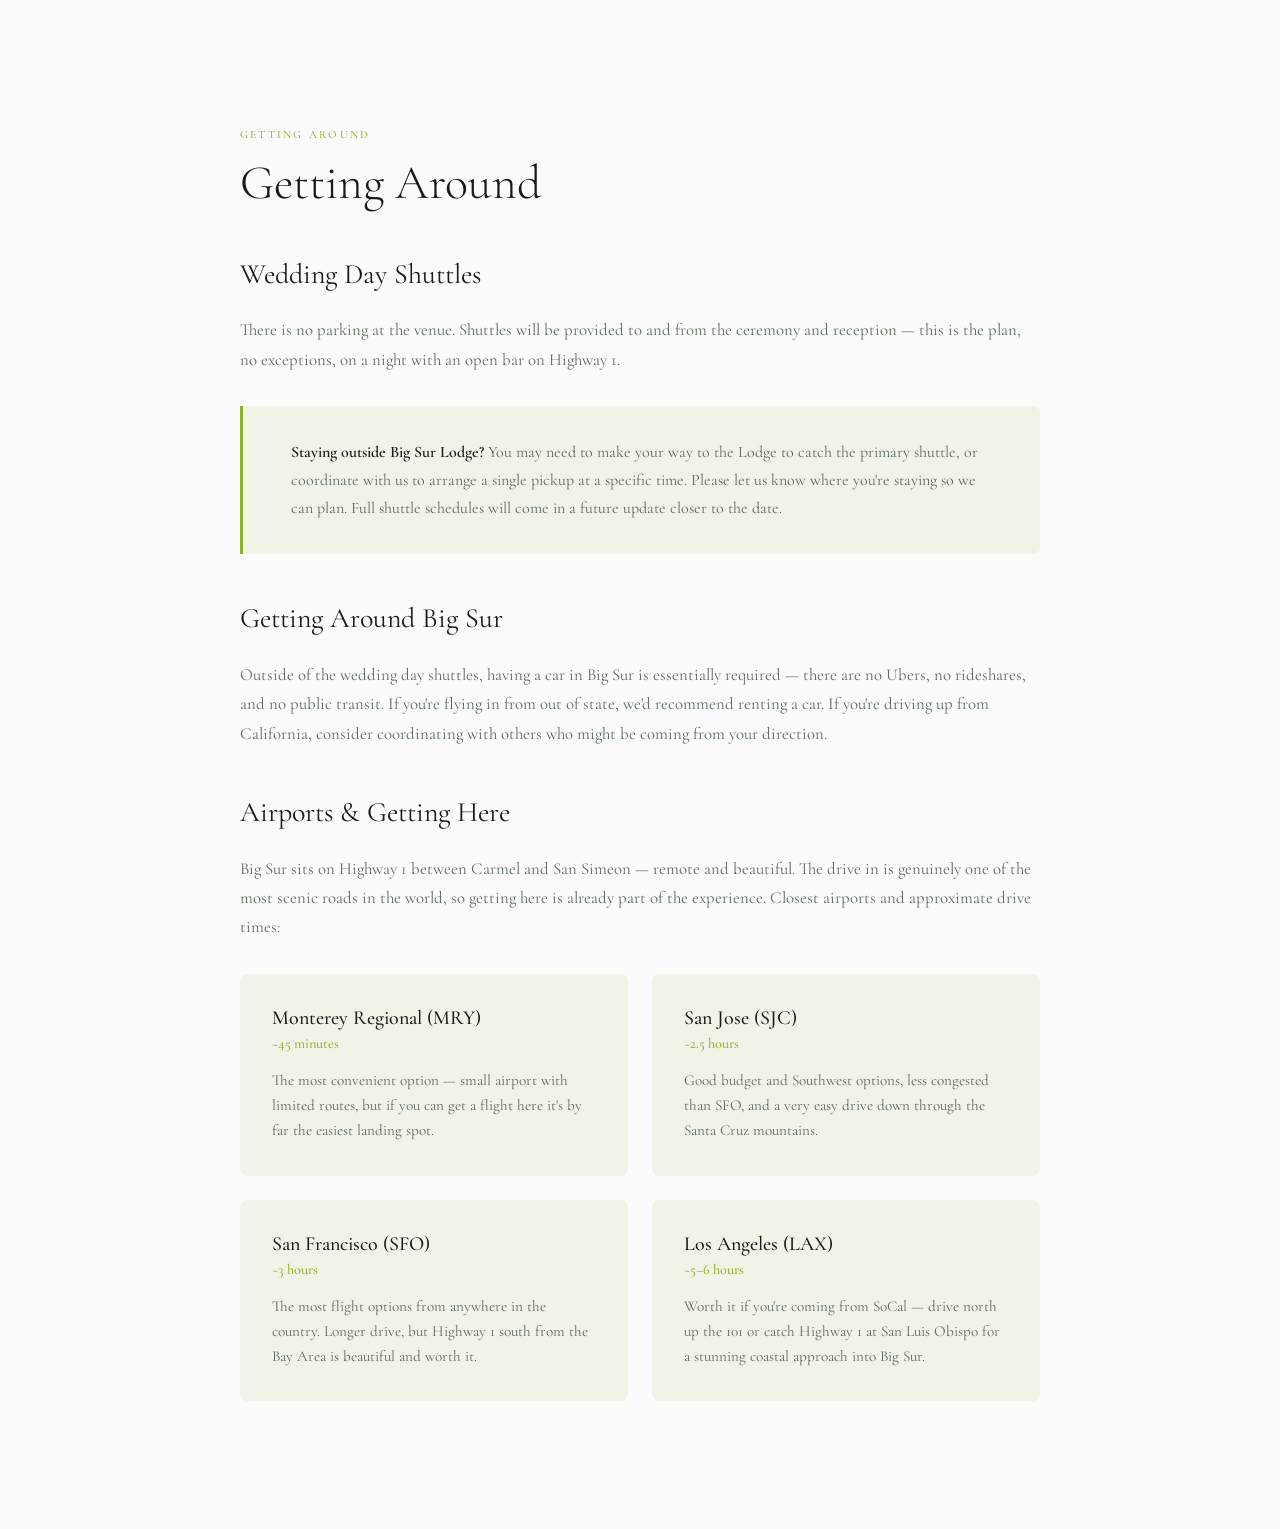
<file: sections/getting-around.html>
<!DOCTYPE html>
<html lang="en">
<head>
  <meta charset="UTF-8">
  <meta name="viewport" content="width=device-width, initial-scale=1.0">
  <title>Getting Around — Spencer & Jenna 2027</title>

  <link rel="preconnect" href="https://fonts.googleapis.com">
  <link rel="preconnect" href="https://fonts.gstatic.com" crossorigin>
  <link rel="stylesheet" href="../styles.css">

  <style>
    /* ── Getting Around (section-specific) ── */
    .section--getting-around {
      background: var(--cream);
      padding: var(--space-3xl) var(--space-md);
    }

    .getting-around__inner {
      max-width: 760px;
      margin: 0 auto;
    }

    .getting-around__eyebrow {
      font-size: 0.7rem;
      font-weight: 500;
      letter-spacing: 0.2em;
      text-transform: uppercase;
      color: var(--lime);
      margin-bottom: var(--space-sm);
    }

    .getting-around__title {
      font-size: clamp(2.25rem, 5vw, 3rem);
      font-weight: 300;
      color: var(--text);
      line-height: 1.1;
      margin-bottom: var(--space-xl);
    }

    .subsection-title {
      font-size: clamp(1.4rem, 3vw, 1.75rem);
      font-weight: 400;
      color: var(--text);
      line-height: 1.2;
      margin-bottom: var(--space-md);
    }

    .getting-around__text {
      font-size: 1.05rem;
      line-height: 1.75;
      color: var(--text-muted);
      font-weight: 400;
      margin-bottom: var(--space-lg);
    }

    .getting-around__text:last-child {
      margin-bottom: 0;
    }

    .getting-around__subsection {
      margin-bottom: var(--space-xl);
    }

    .getting-around__subsection:last-child {
      margin-bottom: 0;
    }

    .callout-box {
      background: var(--lime-pale);
      border-left: 3px solid var(--lime);
      padding: var(--space-lg);
      border-radius: 0 6px 6px 0;
      margin-top: var(--space-lg);
    }

    .callout-box__text {
      font-size: 1rem;
      line-height: 1.75;
      color: var(--text-muted);
      font-weight: 400;
    }

    .callout-box__text strong {
      color: var(--text);
      font-weight: 600;
    }

    .airport-cards {
      display: flex;
      flex-direction: column;
      gap: var(--space-md);
      margin-top: var(--space-lg);
    }

    .airport-card {
      background: var(--lime-pale);
      border-radius: 8px;
      padding: var(--space-lg);
    }

    .airport-card__name {
      font-size: 1.25rem;
      font-weight: 500;
      color: var(--text);
      line-height: 1.2;
      margin-bottom: 0.35rem;
    }

    .airport-card__drive {
      font-size: 0.9rem;
      font-weight: 500;
      color: var(--lime);
      margin-bottom: var(--space-sm);
    }

    .airport-card__desc {
      font-size: 0.95rem;
      line-height: 1.65;
      color: var(--text-muted);
      font-weight: 400;
    }

    @media (min-width: 768px) {
      .section--getting-around { padding: var(--space-3xl) var(--space-xl); }
      .callout-box { padding: var(--space-lg) var(--space-xl); }
      .airport-cards {
        display: grid;
        grid-template-columns: 1fr 1fr;
        gap: var(--space-md);
      }
    }

    @media (min-width: 1024px) {
      .section--getting-around { padding: 8rem var(--space-xl); }
      .getting-around__inner { max-width: 800px; }
    }
  </style>
</head>
<body>

  <section id="shuttles" class="section--getting-around">
    <div class="getting-around__inner">

      <p class="getting-around__eyebrow">Getting Around</p>
      <h2 class="getting-around__title">Getting Around</h2>

      <div class="getting-around__subsection">
        <h3 class="subsection-title">Wedding Day Shuttles</h3>
        <p class="getting-around__text">
          There is no parking at the venue. Shuttles will be provided to and from the ceremony and reception — this is the plan, no exceptions, on a night with an open bar on Highway&nbsp;1.
        </p>
        <div class="callout-box">
          <p class="callout-box__text">
            <strong>Staying outside Big Sur Lodge?</strong> You may need to make your way to the Lodge to catch the primary shuttle, or coordinate with us to arrange a single pickup at a specific time. Please let us know where you're staying so we can plan. Full shuttle schedules will come in a future update closer to the date.
          </p>
        </div>
      </div>

      <div class="getting-around__subsection">
        <h3 class="subsection-title">Getting Around Big Sur</h3>
        <p class="getting-around__text">
          Outside of the wedding day shuttles, having a car in Big Sur is essentially required — there are no Ubers, no rideshares, and no public transit. If you're flying in from out of state, we'd recommend renting a car. If you're driving up from California, consider coordinating with others who might be coming from your direction.
        </p>
      </div>

      <div class="getting-around__subsection">
        <h3 class="subsection-title">Airports &amp; Getting Here</h3>
        <p class="getting-around__text">
          Big Sur sits on Highway&nbsp;1 between Carmel and San Simeon — remote and beautiful. The drive in is genuinely one of the most scenic roads in the world, so getting here is already part of the experience. Closest airports and approximate drive times:
        </p>

        <div class="airport-cards">
          <div class="airport-card">
            <h4 class="airport-card__name">Monterey Regional (MRY)</h4>
            <p class="airport-card__drive">~45 minutes</p>
            <p class="airport-card__desc">The most convenient option — small airport with limited routes, but if you can get a flight here it's by far the easiest landing spot.</p>
          </div>
          <div class="airport-card">
            <h4 class="airport-card__name">San Jose (SJC)</h4>
            <p class="airport-card__drive">~2.5 hours</p>
            <p class="airport-card__desc">Good budget and Southwest options, less congested than SFO, and a very easy drive down through the Santa Cruz mountains.</p>
          </div>
          <div class="airport-card">
            <h4 class="airport-card__name">San Francisco (SFO)</h4>
            <p class="airport-card__drive">~3 hours</p>
            <p class="airport-card__desc">The most flight options from anywhere in the country. Longer drive, but Highway&nbsp;1 south from the Bay Area is beautiful and worth it.</p>
          </div>
          <div class="airport-card">
            <h4 class="airport-card__name">Los Angeles (LAX)</h4>
            <p class="airport-card__drive">~5–6 hours</p>
            <p class="airport-card__desc">Worth it if you're coming from SoCal — drive north up the 101 or catch Highway&nbsp;1 at San Luis Obispo for a stunning coastal approach into Big Sur.</p>
          </div>
        </div>
      </div>

    </div>
  </section>

</body>
</html>
</file>
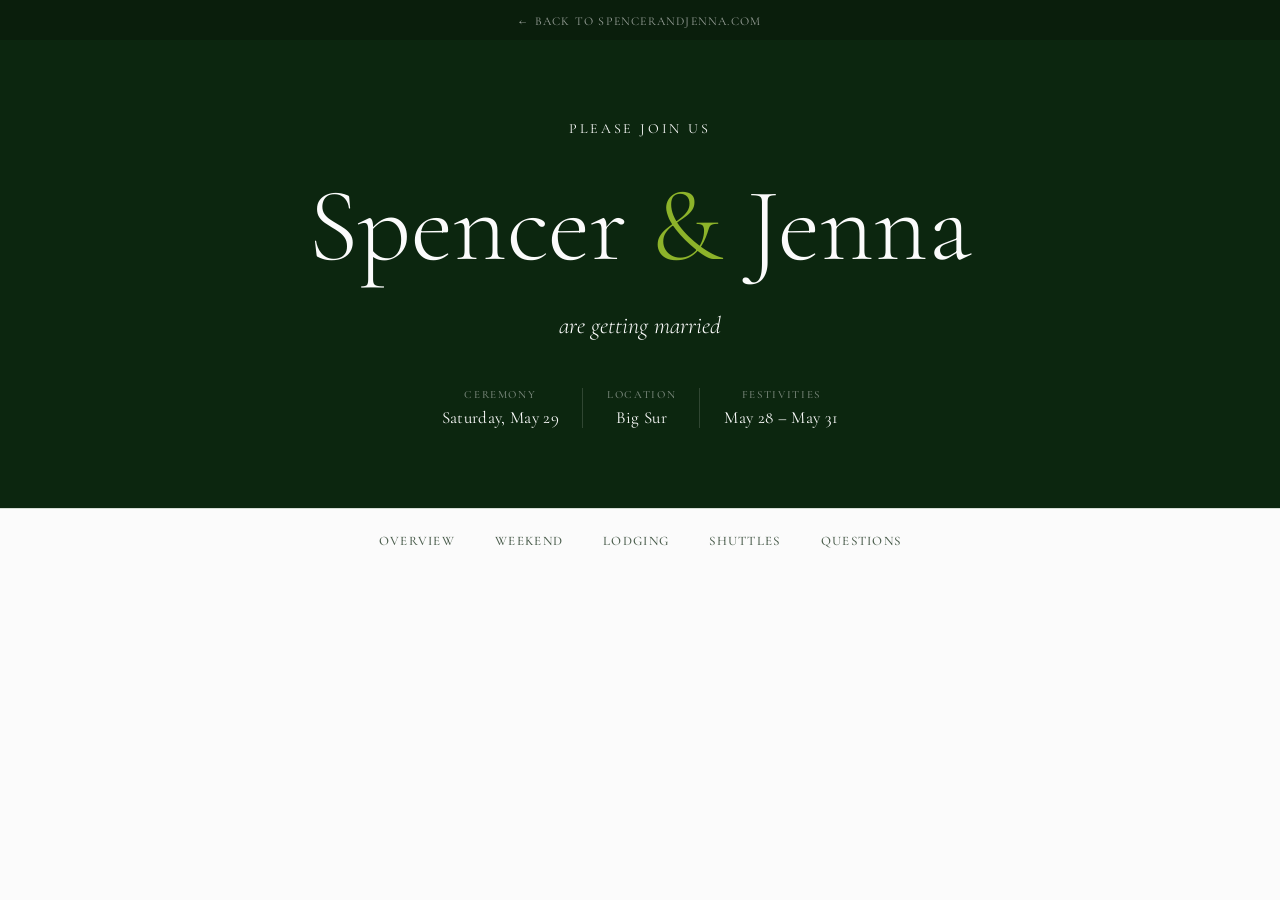
<file: sections/hero.html>
<!DOCTYPE html>
<html lang="en">
<head>
  <meta charset="UTF-8">
  <meta name="viewport" content="width=device-width, initial-scale=1.0">
  <title>Hero — Spencer & Jenna 2027</title>

  <link rel="preconnect" href="https://fonts.googleapis.com">
  <link rel="preconnect" href="https://fonts.gstatic.com" crossorigin>
  <link rel="stylesheet" href="../styles.css">

  <style>
    /* ── Hero (section-specific) ── */
    .hero {
      background: var(--green-dark);
      color: var(--cream);
    }

    .hero-content {
      display: flex;
      flex-direction: column;
      align-items: center;
      text-align: center;
      padding: 5rem 1.5rem;
    }

    .hero-eyebrow {
      font-size: 0.875rem;
      font-weight: 400;
      letter-spacing: 0.2em;
      text-transform: uppercase;
      margin-bottom: 2rem;
      opacity: 0;
      animation: fadeInUp 1s ease-out 0.5s forwards;
    }

    .hero-names {
      font-size: clamp(3rem, 10vw, 6.5rem);
      font-weight: 300;
      line-height: 1.1;
      margin-bottom: 1.75rem;
      opacity: 0;
      animation: fadeInUp 1s ease-out 0.7s forwards;
    }

    .hero-names .ampersand {
      color: var(--lime);
    }

    .hero-tagline {
      font-size: clamp(1.125rem, 3vw, 1.5rem);
      font-weight: 300;
      font-style: italic;
      opacity: 0;
      margin-bottom: 3rem;
      animation: fadeInUp 1s ease-out 0.9s forwards;
    }

    .hero-details {
      display: grid;
      grid-template-columns: repeat(3, auto);
      gap: 1rem 3rem;
      opacity: 0;
      animation: fadeInUp 1s ease-out 1.1s forwards;
    }

    .detail {
      text-align: center;
      position: relative;
    }

    .detail-label {
      font-size: 0.6875rem;
      font-weight: 500;
      letter-spacing: 0.15em;
      text-transform: uppercase;
      opacity: 0.45;
      margin-bottom: 0.375rem;
    }

    .detail-value {
      font-size: 1.0625rem;
      font-weight: 400;
      letter-spacing: 0.02em;
    }

    .detail:not(:last-child)::after {
      content: '';
      position: absolute;
      right: -1.5rem;
      top: 50%;
      transform: translateY(-50%);
      width: 1px;
      height: 2.5rem;
      background: var(--cream);
      opacity: 0.15;
    }

    @media (max-width: 640px) {
      .hero-content {
        padding: 4rem 1.5rem;
      }

      .hero-details {
        grid-template-columns: 1fr;
        gap: 1.5rem;
      }

      .detail:not(:last-child)::after {
        display: none;
      }

      .detail:not(:last-child) {
        padding-bottom: 1.5rem;
        border-bottom: 1px solid rgba(251, 251, 251, 0.1);
      }
    }
  </style>
</head>
<body>

  <section class="hero">
    <div class="back-banner">
      <a href="https://spencerandjenna.com">back to spencerandjenna.com</a>
    </div>

    <div class="hero-content">
      <p class="hero-eyebrow">Please Join Us</p>

      <h1 class="hero-names">Spencer <span class="ampersand">&amp;</span> Jenna</h1>
      <p class="hero-tagline">are getting married</p>

      <div class="hero-details">
        <div class="detail">
          <p class="detail-label">Ceremony</p>
          <p class="detail-value">Saturday, May 29</p>
        </div>
        <div class="detail">
          <p class="detail-label">Location</p>
          <p class="detail-value">Big Sur</p>
        </div>
        <div class="detail">
          <p class="detail-label">Festivities</p>
          <p class="detail-value">May 28 – May 31</p>
        </div>
      </div>
    </div>
  </section>

  <div class="nav-section">
    <nav class="nav">
      <a href="#overview">Overview</a>
      <a href="#weekend">Weekend</a>
      <a href="#lodging">Lodging</a>
      <a href="#shuttles">Shuttles</a>
      <a href="#questions">Questions</a>
    </nav>
  </div>

</body>
</html>
</file>
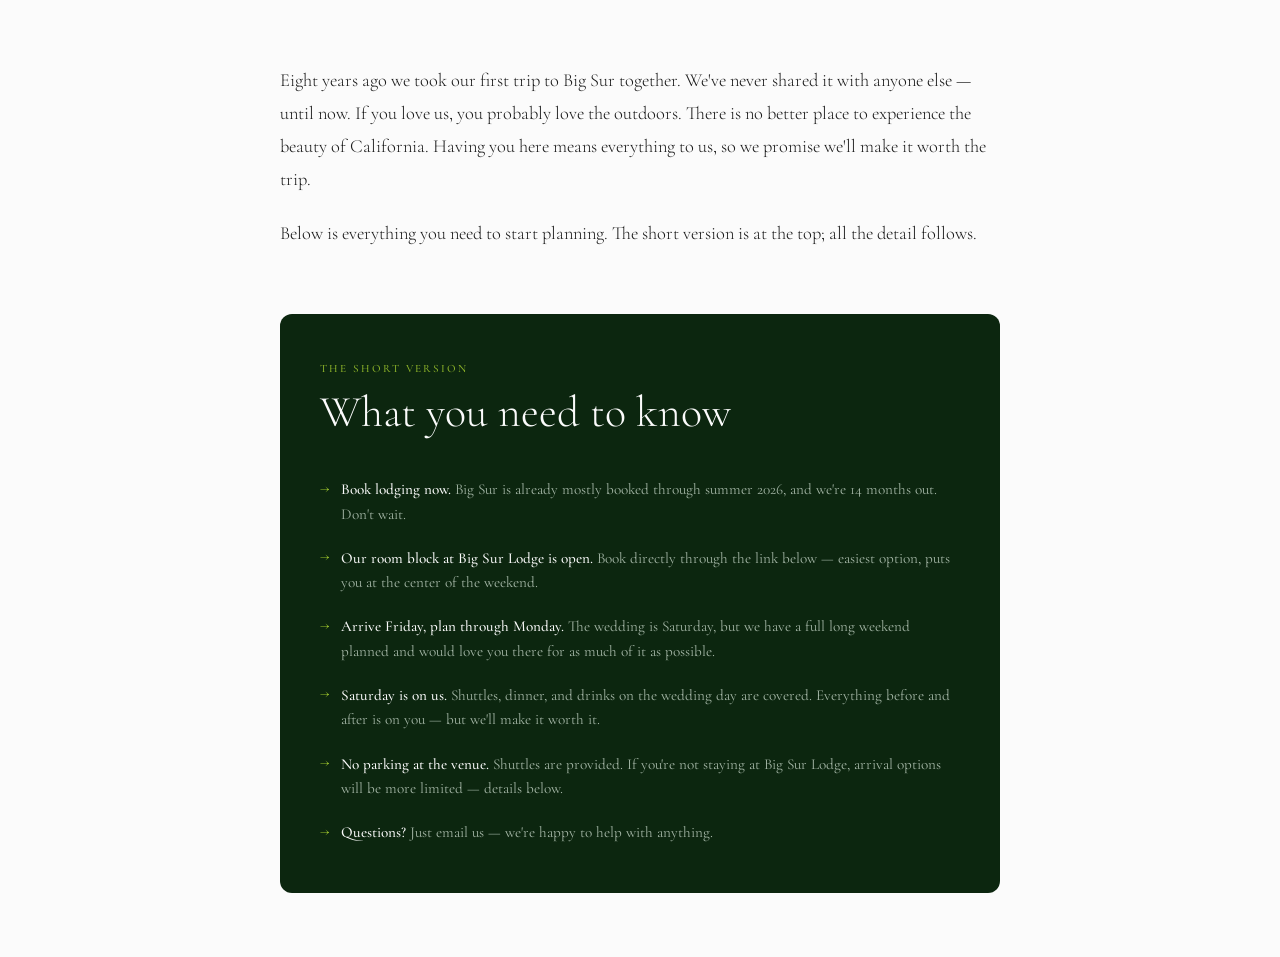
<file: sections/intro.html>
<!DOCTYPE html>
<html lang="en">
<head>
  <meta charset="UTF-8">
  <meta name="viewport" content="width=device-width, initial-scale=1.0">
  <title>Intro — Spencer & Jenna 2027</title>

  <link rel="preconnect" href="https://fonts.googleapis.com">
  <link rel="preconnect" href="https://fonts.gstatic.com" crossorigin>
  <link rel="stylesheet" href="../styles.css">

  <style>
    /* ── Intro (section-specific) ── */
    .intro-section {
      background: var(--cream);
      padding: 4rem 1.5rem;
    }

    .intro-inner {
      max-width: 720px;
      margin: 0 auto;
    }

    .intro-text {
      color: var(--text);
      font-size: 1.15rem;
      line-height: 1.8;
      font-weight: 300;
      margin-bottom: 1.25rem;
    }

    .intro-text:last-of-type {
      margin-bottom: 0;
    }

    /* ── What You Need to Know (section-specific) ── */
    .what-to-know-section {
      background: var(--cream);
      padding: 0 1.5rem 4rem;
    }

    .dark-box {
      background: var(--green-dark);
      border-radius: 12px;
      padding: 3rem 2.5rem;
      max-width: 720px;
      margin: 0 auto;
    }

    .box-eyebrow {
      color: var(--lime);
      font-size: 0.7rem;
      letter-spacing: 0.18em;
      text-transform: uppercase;
      font-weight: 500;
      margin-bottom: 0.75rem;
    }

    .box-title {
      color: var(--cream);
      font-size: clamp(2rem, 5vw, 2.75rem);
      font-weight: 300;
      line-height: 1.15;
      margin-bottom: 2.5rem;
    }

    .bullet-list {
      list-style: none;
      display: flex;
      flex-direction: column;
      gap: 1.25rem;
    }

    .bullet-item {
      display: flex;
      gap: 0.75rem;
      align-items: flex-start;
    }

    .bullet-arrow {
      color: var(--lime);
      font-size: 0.9rem;
      margin-top: 0.15rem;
      flex-shrink: 0;
    }

    .bullet-content {
      color: var(--text-muted-light);
      font-size: 0.95rem;
      line-height: 1.6;
      font-weight: 400;
    }

    .bullet-content strong {
      color: var(--cream);
      font-weight: 500;
    }

    @media (max-width: 600px) {
      .intro-section { padding: 3rem 1.25rem; }
      .what-to-know-section { padding: 0 1.25rem 3rem; }
      .dark-box { padding: 2rem 1.5rem; }
      .intro-text { font-size: 1.05rem; }
    }
  </style>
</head>
<body>

  <section class="intro-section">
    <div class="intro-inner">
      <p class="intro-text">
        Eight years ago we took our first trip to Big Sur together. We've never shared it with anyone else — until now. If you love us, you probably love the outdoors. There is no better place to experience the beauty of California. Having you here means everything to us, so we promise we'll make it worth the trip.
      </p>
      <p class="intro-text">
        Below is everything you need to start planning. The short version is at the top; all the detail follows.
      </p>
    </div>
  </section>

  <section class="what-to-know-section">
    <div class="dark-box">
      <p class="box-eyebrow">The short version</p>
      <h2 class="box-title">What you need to know</h2>

      <ul class="bullet-list">
        <li class="bullet-item">
          <span class="bullet-arrow">→</span>
          <p class="bullet-content"><strong>Book lodging now.</strong> Big Sur is already mostly booked through summer 2026, and we're 14 months out. Don't wait.</p>
        </li>
        <li class="bullet-item">
          <span class="bullet-arrow">→</span>
          <p class="bullet-content"><strong>Our room block at Big Sur Lodge is open.</strong> Book directly through the link below — easiest option, puts you at the center of the weekend.</p>
        </li>
        <li class="bullet-item">
          <span class="bullet-arrow">→</span>
          <p class="bullet-content"><strong>Arrive Friday, plan through Monday.</strong> The wedding is Saturday, but we have a full long weekend planned and would love you there for as much of it as possible.</p>
        </li>
        <li class="bullet-item">
          <span class="bullet-arrow">→</span>
          <p class="bullet-content"><strong>Saturday is on us.</strong> Shuttles, dinner, and drinks on the wedding day are covered. Everything before and after is on you — but we'll make it worth it.</p>
        </li>
        <li class="bullet-item">
          <span class="bullet-arrow">→</span>
          <p class="bullet-content"><strong>No parking at the venue.</strong> Shuttles are provided. If you're not staying at Big Sur Lodge, arrival options will be more limited — details below.</p>
        </li>
        <li class="bullet-item">
          <span class="bullet-arrow">→</span>
          <p class="bullet-content"><strong>Questions?</strong> Just email us — we're happy to help with anything.</p>
        </li>
      </ul>
    </div>
  </section>

</body>
</html>
</file>
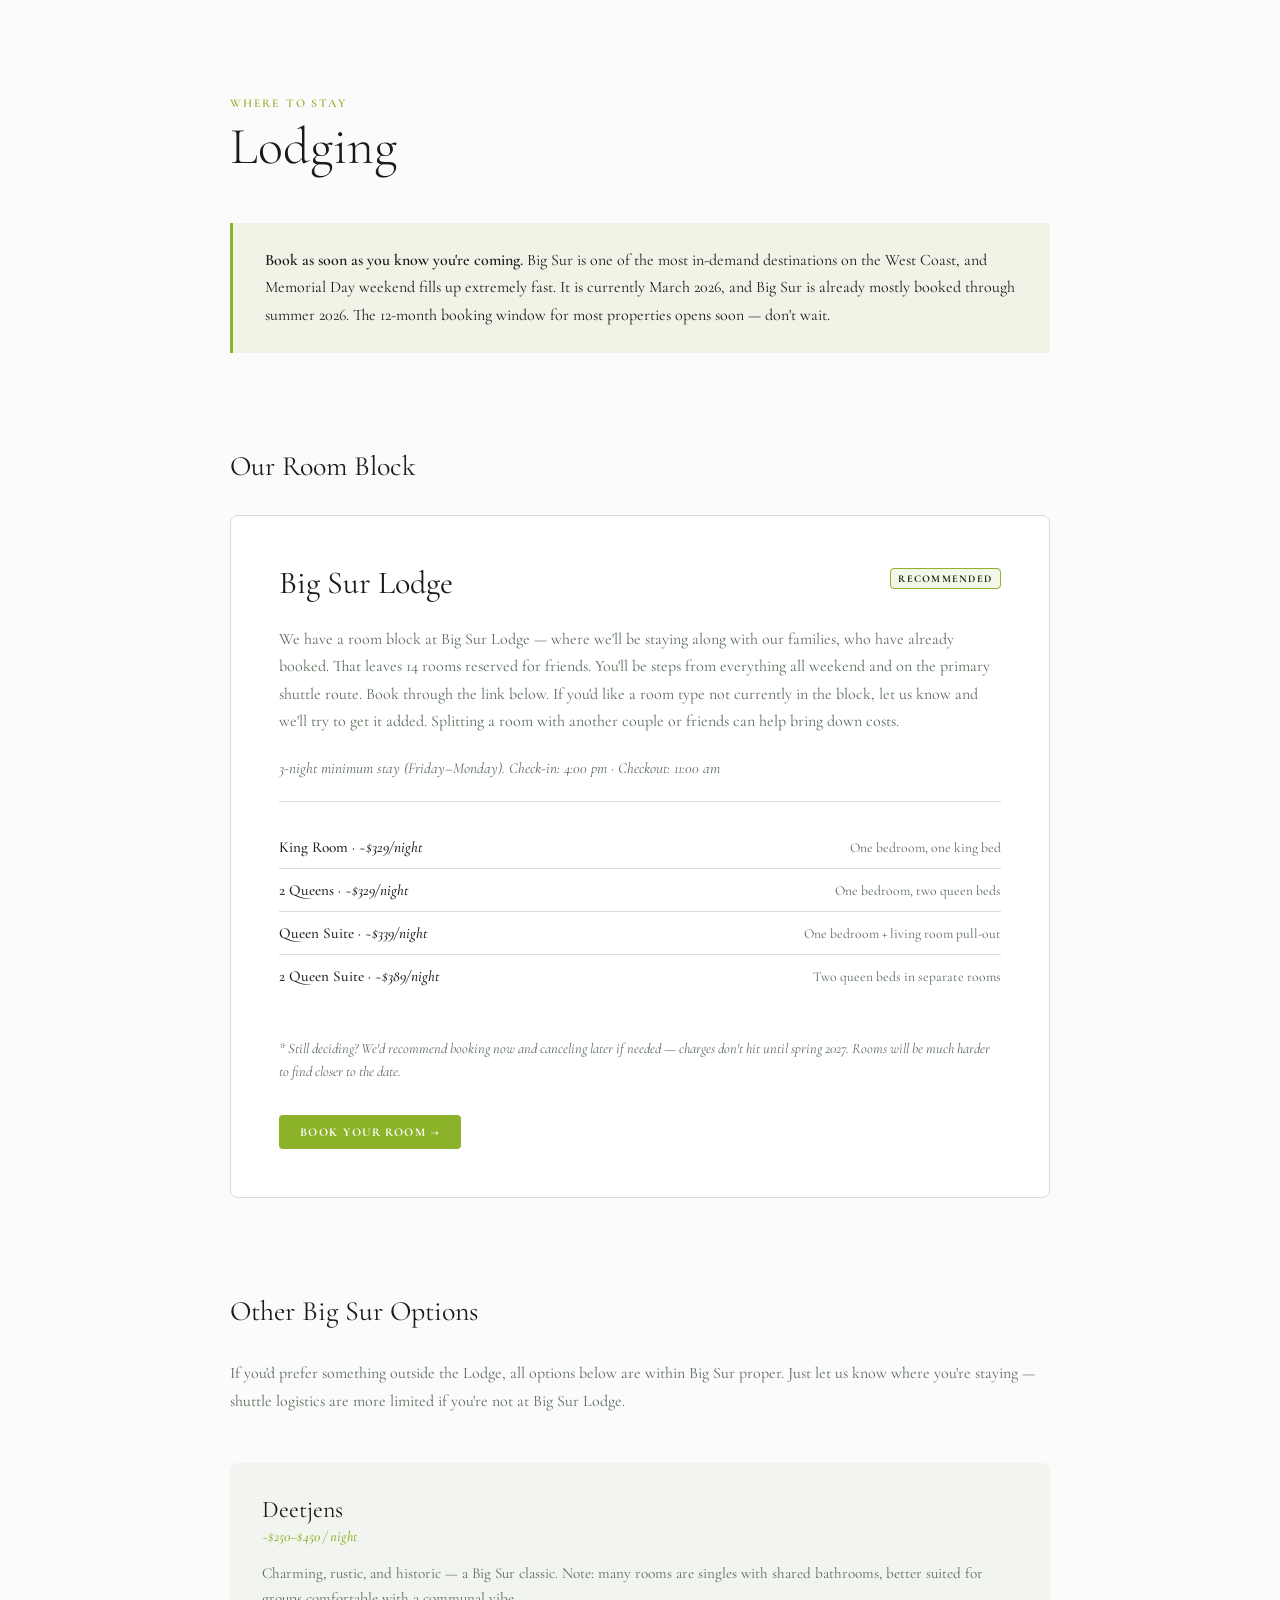
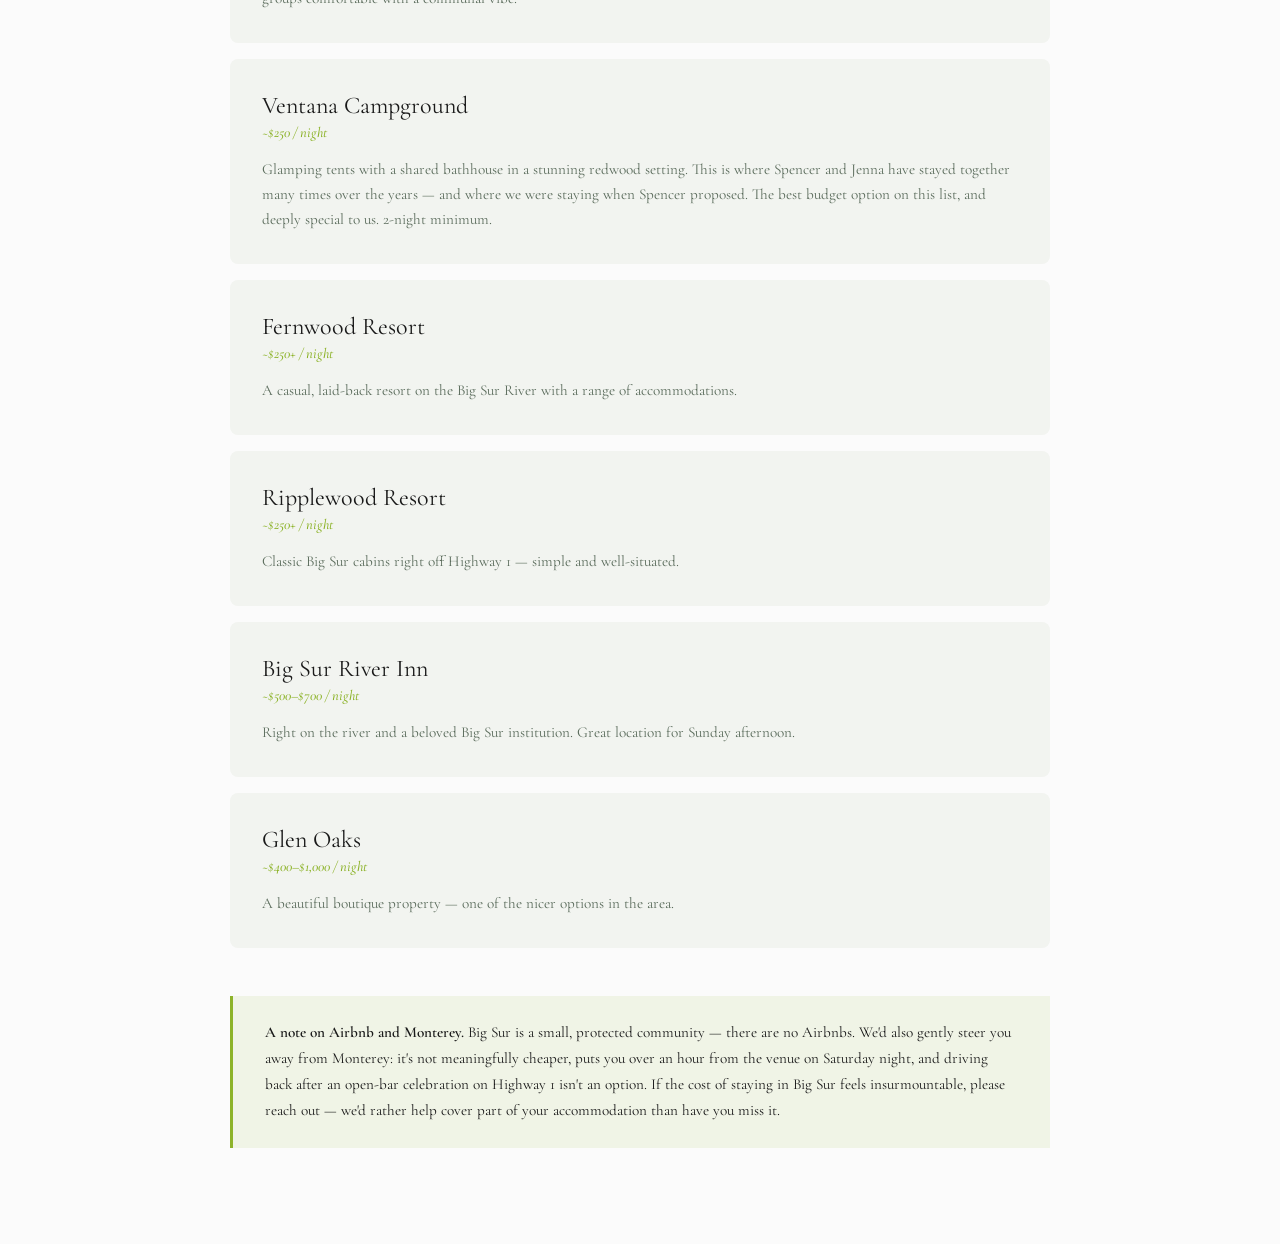
<file: sections/lodging.html>
<!DOCTYPE html>
<html lang="en">
<head>
  <meta charset="UTF-8">
  <meta name="viewport" content="width=device-width, initial-scale=1.0">
  <title>Lodging — Spencer & Jenna 2027</title>

  <link rel="preconnect" href="https://fonts.googleapis.com">
  <link rel="preconnect" href="https://fonts.gstatic.com" crossorigin>
  <link rel="stylesheet" href="../styles.css">

  <style>
    /* ── Lodging (section-specific) ── */
    .lodging-section {
      background: var(--cream);
      padding: var(--space-3xl) var(--space-md);
    }

    .lodging-inner {
      max-width: 720px;
      margin: 0 auto;
    }

    .lodging-eyebrow {
      font-size: 0.75rem;
      font-weight: 600;
      letter-spacing: 0.15em;
      text-transform: uppercase;
      color: var(--lime);
      margin-bottom: var(--space-xs);
    }

    .lodging-title {
      font-size: 2.75rem;
      font-weight: 300;
      color: var(--text);
      line-height: 1.1;
      margin-bottom: var(--space-xl);
    }

    .lodging-callout {
      border-left: 3px solid var(--lime);
      background: var(--lime-pale);
      padding: var(--space-md) var(--space-lg);
      margin-bottom: var(--space-3xl);
      font-size: 1rem;
      line-height: 1.7;
      color: var(--text);
    }

    .lodging-callout strong {
      font-weight: 600;
    }

    .lodging-subsection-title {
      font-size: 1.75rem;
      font-weight: 400;
      color: var(--text);
      margin-bottom: var(--space-lg);
    }

    .room-block-card {
      border: 1px solid var(--rule);
      border-radius: 8px;
      padding: var(--space-lg);
      margin-bottom: var(--space-3xl);
      background: white;
    }

    .room-block-header {
      display: flex;
      justify-content: space-between;
      align-items: flex-start;
      margin-bottom: var(--space-md);
      gap: var(--space-sm);
    }

    .room-block-name {
      font-size: 1.75rem;
      font-weight: 400;
      color: var(--text);
      line-height: 1.2;
    }

    .recommended-pill {
      font-size: 0.65rem;
      font-weight: 700;
      letter-spacing: 0.12em;
      text-transform: uppercase;
      color: var(--green-dark);
      background: var(--lime-pale);
      border: 1px solid var(--lime);
      border-radius: 4px;
      padding: 0.3em 0.75em;
      white-space: nowrap;
      flex-shrink: 0;
      margin-top: 0.4em;
    }

    .room-block-desc {
      font-size: 1rem;
      line-height: 1.7;
      color: var(--text-muted);
      margin-bottom: var(--space-md);
    }

    .room-block-meta {
      font-size: 0.95rem;
      font-style: italic;
      color: var(--text-muted);
      margin-bottom: var(--space-md);
      padding-bottom: var(--space-md);
      border-bottom: 1px solid var(--rule);
    }

    .room-table {
      width: 100%;
      margin-bottom: var(--space-md);
    }

    .room-row {
      display: flex;
      justify-content: space-between;
      align-items: baseline;
      padding: 0.75rem 0;
      border-bottom: 1px solid var(--rule);
      gap: var(--space-sm);
    }

    .room-row:last-child {
      border-bottom: none;
    }

    .room-type {
      font-size: 0.95rem;
      font-weight: 500;
      color: var(--text);
    }

    .room-desc {
      font-size: 0.85rem;
      color: var(--text-muted);
      text-align: right;
      flex-shrink: 0;
    }

    .room-tip {
      font-size: 0.9rem;
      font-style: italic;
      color: var(--text-muted);
      line-height: 1.6;
      margin-bottom: var(--space-lg);
      padding-top: var(--space-sm);
    }

    .cta-button {
      display: inline-block;
      font-family: inherit;
      font-size: 0.75rem;
      font-weight: 700;
      letter-spacing: 0.12em;
      text-transform: uppercase;
      color: white;
      background: var(--lime);
      border: none;
      border-radius: 4px;
      padding: 0.85em 1.75em;
      text-decoration: none;
      cursor: pointer;
      transition: background 0.2s ease;
    }

    .cta-button:hover {
      background: var(--lime-light);
    }

    .other-options-intro {
      font-size: 1rem;
      line-height: 1.7;
      color: var(--text-muted);
      margin-bottom: var(--space-xl);
    }

    .property-card {
      background: var(--sand);
      border-radius: 8px;
      padding: var(--space-lg);
      margin-bottom: var(--space-sm);
    }

    .property-name {
      font-size: 1.5rem;
      font-weight: 400;
      color: var(--text);
      margin-bottom: 0.25rem;
    }

    .property-price {
      font-size: 0.9rem;
      font-style: italic;
      font-weight: 500;
      color: var(--lime);
      margin-bottom: var(--space-sm);
    }

    .property-desc {
      font-size: 0.95rem;
      line-height: 1.65;
      color: var(--text-muted);
    }

    .airbnb-note {
      border-left: 3px solid var(--lime);
      background: var(--lime-pale);
      padding: var(--space-md) var(--space-lg);
      margin-top: var(--space-xl);
      font-size: 0.95rem;
      line-height: 1.7;
      color: var(--text);
    }

    .airbnb-note strong {
      font-weight: 600;
    }

    @media (min-width: 768px) {
      .lodging-section { padding: var(--space-3xl) var(--space-lg); }
      .lodging-title { font-size: 3.25rem; }
      .room-block-card { padding: var(--space-xl); }
      .room-block-name { font-size: 2rem; }
    }

    @media (min-width: 1024px) {
      .lodging-inner { max-width: 780px; }
      .lodging-section { padding: var(--space-3xl) var(--space-xl); }
    }

    @media (min-width: 1280px) {
      .lodging-inner { max-width: 820px; }
    }

    @media (max-width: 560px) {
      .room-row { flex-direction: column; gap: 0.15rem; }
      .room-desc { text-align: left; font-size: 0.8rem; }
      .room-block-header { flex-direction: column; }
      .recommended-pill { margin-top: 0; align-self: flex-start; }
    }
  </style>
</head>
<body>

  <section id="lodging" class="lodging-section">
    <div class="lodging-inner">

      <p class="lodging-eyebrow">Where to Stay</p>
      <h2 class="lodging-title">Lodging</h2>

      <div class="lodging-callout">
        <strong>Book as soon as you know you're coming.</strong> Big Sur is one of the most in-demand destinations on the West Coast, and Memorial Day weekend fills up extremely fast. It is currently March 2026, and Big Sur is already mostly booked through summer 2026. The 12-month booking window for most properties opens soon — don't wait.
      </div>

      <h3 class="lodging-subsection-title">Our Room Block</h3>

      <div class="room-block-card">
        <div class="room-block-header">
          <h4 class="room-block-name">Big Sur Lodge</h4>
          <span class="recommended-pill">Recommended</span>
        </div>

        <p class="room-block-desc">
          We have a room block at Big Sur Lodge — where we'll be staying along with our families, who have already booked. That leaves 14 rooms reserved for friends. You'll be steps from everything all weekend and on the primary shuttle route. Book through the link below. If you'd like a room type not currently in the block, let us know and we'll try to get it added. Splitting a room with another couple or friends can help bring down costs.
        </p>

        <p class="room-block-meta">
          3-night minimum stay (Friday–Monday). Check-in: 4:00 pm · Checkout: 11:00 am
        </p>

        <div class="room-table">
          <div class="room-row">
            <span class="room-type">King Room · <em>~$329/night</em></span>
            <span class="room-desc">One bedroom, one king bed</span>
          </div>
          <div class="room-row">
            <span class="room-type">2 Queens · <em>~$329/night</em></span>
            <span class="room-desc">One bedroom, two queen beds</span>
          </div>
          <div class="room-row">
            <span class="room-type">Queen Suite · <em>~$339/night</em></span>
            <span class="room-desc">One bedroom + living room pull-out</span>
          </div>
          <div class="room-row">
            <span class="room-type">2 Queen Suite · <em>~$389/night</em></span>
            <span class="room-desc">Two queen beds in separate rooms</span>
          </div>
        </div>

        <p class="room-tip">
          * Still deciding? We'd recommend booking now and canceling later if needed — charges don't hit until spring 2027. Rooms will be much harder to find closer to the date.
        </p>

        <a href="#" class="cta-button">Book Your Room →</a>
      </div>

      <h3 class="lodging-subsection-title">Other Big Sur Options</h3>

      <p class="other-options-intro">
        If you'd prefer something outside the Lodge, all options below are within Big Sur proper. Just let us know where you're staying — shuttle logistics are more limited if you're not at Big Sur Lodge.
      </p>

      <div class="property-card">
        <h4 class="property-name">Deetjens</h4>
        <p class="property-price">~$250–$450 / night</p>
        <p class="property-desc">Charming, rustic, and historic — a Big Sur classic. Note: many rooms are singles with shared bathrooms, better suited for groups comfortable with a communal vibe.</p>
      </div>

      <div class="property-card">
        <h4 class="property-name">Ventana Campground</h4>
        <p class="property-price">~$250 / night</p>
        <p class="property-desc">Glamping tents with a shared bathhouse in a stunning redwood setting. This is where Spencer and Jenna have stayed together many times over the years — and where we were staying when Spencer proposed. The best budget option on this list, and deeply special to us. 2-night minimum.</p>
      </div>

      <div class="property-card">
        <h4 class="property-name">Fernwood Resort</h4>
        <p class="property-price">~$250+ / night</p>
        <p class="property-desc">A casual, laid-back resort on the Big Sur River with a range of accommodations.</p>
      </div>

      <div class="property-card">
        <h4 class="property-name">Ripplewood Resort</h4>
        <p class="property-price">~$250+ / night</p>
        <p class="property-desc">Classic Big Sur cabins right off Highway 1 — simple and well-situated.</p>
      </div>

      <div class="property-card">
        <h4 class="property-name">Big Sur River Inn</h4>
        <p class="property-price">~$500–$700 / night</p>
        <p class="property-desc">Right on the river and a beloved Big Sur institution. Great location for Sunday afternoon.</p>
      </div>

      <div class="property-card">
        <h4 class="property-name">Glen Oaks</h4>
        <p class="property-price">~$400–$1,000 / night</p>
        <p class="property-desc">A beautiful boutique property — one of the nicer options in the area.</p>
      </div>

      <div class="airbnb-note">
        <strong>A note on Airbnb and Monterey.</strong> Big Sur is a small, protected community — there are no Airbnbs. We'd also gently steer you away from Monterey: it's not meaningfully cheaper, puts you over an hour from the venue on Saturday night, and driving back after an open-bar celebration on Highway 1 isn't an option. If the cost of staying in Big Sur feels insurmountable, please reach out — we'd rather help cover part of your accommodation than have you miss it.
      </div>

    </div>
  </section>

</body>
</html>
</file>
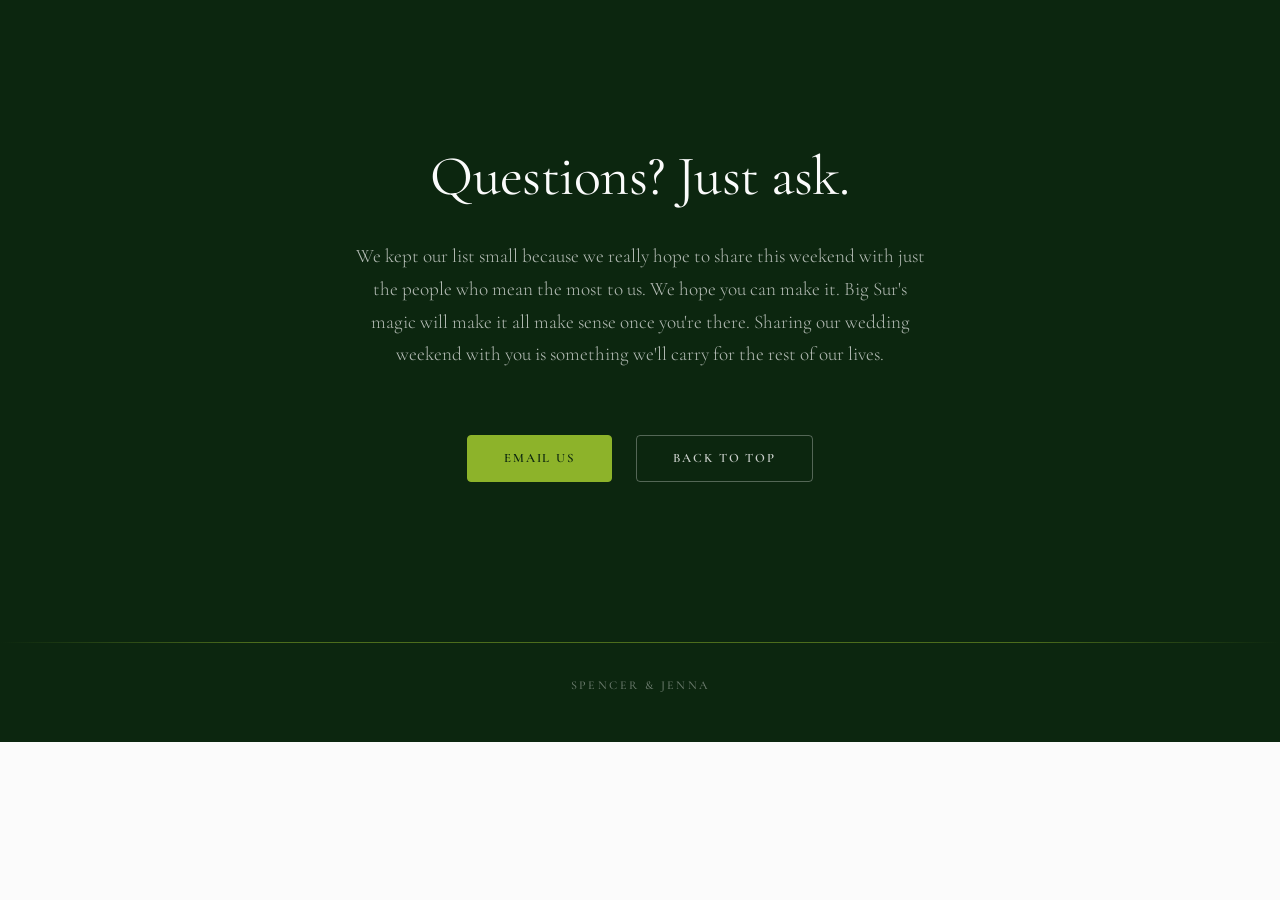
<file: sections/questions.html>
<!DOCTYPE html>
<html lang="en">
<head>
  <meta charset="UTF-8">
  <meta name="viewport" content="width=device-width, initial-scale=1.0">
  <title>Questions — Spencer & Jenna 2027</title>

  <link rel="preconnect" href="https://fonts.googleapis.com">
  <link rel="preconnect" href="https://fonts.gstatic.com" crossorigin>
  <link rel="stylesheet" href="../styles.css">

  <style>
    /* ── Closing + Footer (section-specific) ── */
    .section--closing {
      background: var(--green-dark);
      color: var(--cream);
      text-align: center;
      padding: var(--space-3xl) var(--space-lg);
    }

    .closing__headline {
      font-size: clamp(2.25rem, 5vw, 3.5rem);
      font-weight: 400;
      letter-spacing: -0.01em;
      line-height: 1.15;
      margin-bottom: var(--space-lg);
      color: var(--cream);
    }

    .closing__body {
      font-size: clamp(1rem, 1.8vw, 1.2rem);
      font-weight: 300;
      line-height: 1.7;
      color: rgba(251, 251, 251, 0.7);
      max-width: 580px;
      margin: 0 auto var(--space-2xl);
    }

    .closing__ctas {
      display: flex;
      justify-content: center;
      align-items: center;
      gap: var(--space-md);
      flex-wrap: wrap;
    }

    .cta-btn {
      display: inline-flex;
      align-items: center;
      justify-content: center;
      font-family: inherit;
      font-size: 0.8rem;
      font-weight: 600;
      letter-spacing: 0.15em;
      text-transform: uppercase;
      text-decoration: none;
      padding: 0.9rem 2.25rem;
      border-radius: 4px;
      cursor: pointer;
      transition: all 0.25s ease;
    }

    .cta-btn--lime {
      background-color: var(--lime);
      color: var(--green-dark);
      border: 1.5px solid var(--lime);
    }

    .cta-btn--lime:hover {
      background-color: var(--lime-light);
      border-color: var(--lime-light);
    }

    .cta-btn--outline {
      background-color: transparent;
      color: rgba(251, 251, 251, 0.8);
      border: 1.5px solid rgba(251, 251, 251, 0.3);
    }

    .cta-btn--outline:hover {
      color: var(--cream);
      border-color: rgba(251, 251, 251, 0.6);
    }

    .site-footer {
      background-color: var(--green-dark);
      text-align: center;
      padding: var(--space-lg) var(--space-lg) var(--space-xl);
      position: relative;
    }

    .site-footer::before {
      content: '';
      display: block;
      width: 100%;
      height: 1px;
      background: linear-gradient(90deg, transparent 0%, var(--lime) 20%, var(--lime) 80%, transparent 100%);
      opacity: 0.5;
      position: absolute;
      top: 0;
      left: 0;
    }

    .footer__names {
      font-size: 0.75rem;
      font-weight: 500;
      letter-spacing: 0.2em;
      text-transform: uppercase;
      color: rgba(251, 251, 251, 0.4);
    }

    @media (min-width: 768px) {
      .section--closing { padding: var(--space-3xl) var(--space-2xl) calc(var(--space-3xl) + var(--space-lg)); }
    }

    @media (min-width: 1024px) {
      .section--closing { padding: calc(var(--space-3xl) + var(--space-xl)) var(--space-2xl) calc(var(--space-3xl) + var(--space-2xl)); }
    }
  </style>
</head>
<body>

  <section id="questions" class="section--closing">
    <h2 class="closing__headline">Questions? Just ask.</h2>

    <p class="closing__body">
      We kept our list small because we really hope to share this weekend with just the people who mean the most to us. We hope you can make it. Big Sur's magic will make it all make sense once you're there. Sharing our wedding weekend with you is something we'll carry for the rest of our lives.
    </p>

    <div class="closing__ctas">
      <a href="mailto:" class="cta-btn cta-btn--lime">Email Us</a>
      <a href="#hero" class="cta-btn cta-btn--outline">Back to Top</a>
    </div>
  </section>

  <footer class="site-footer">
    <span class="footer__names">Spencer &amp; Jenna</span>
  </footer>

</body>
</html>
</file>
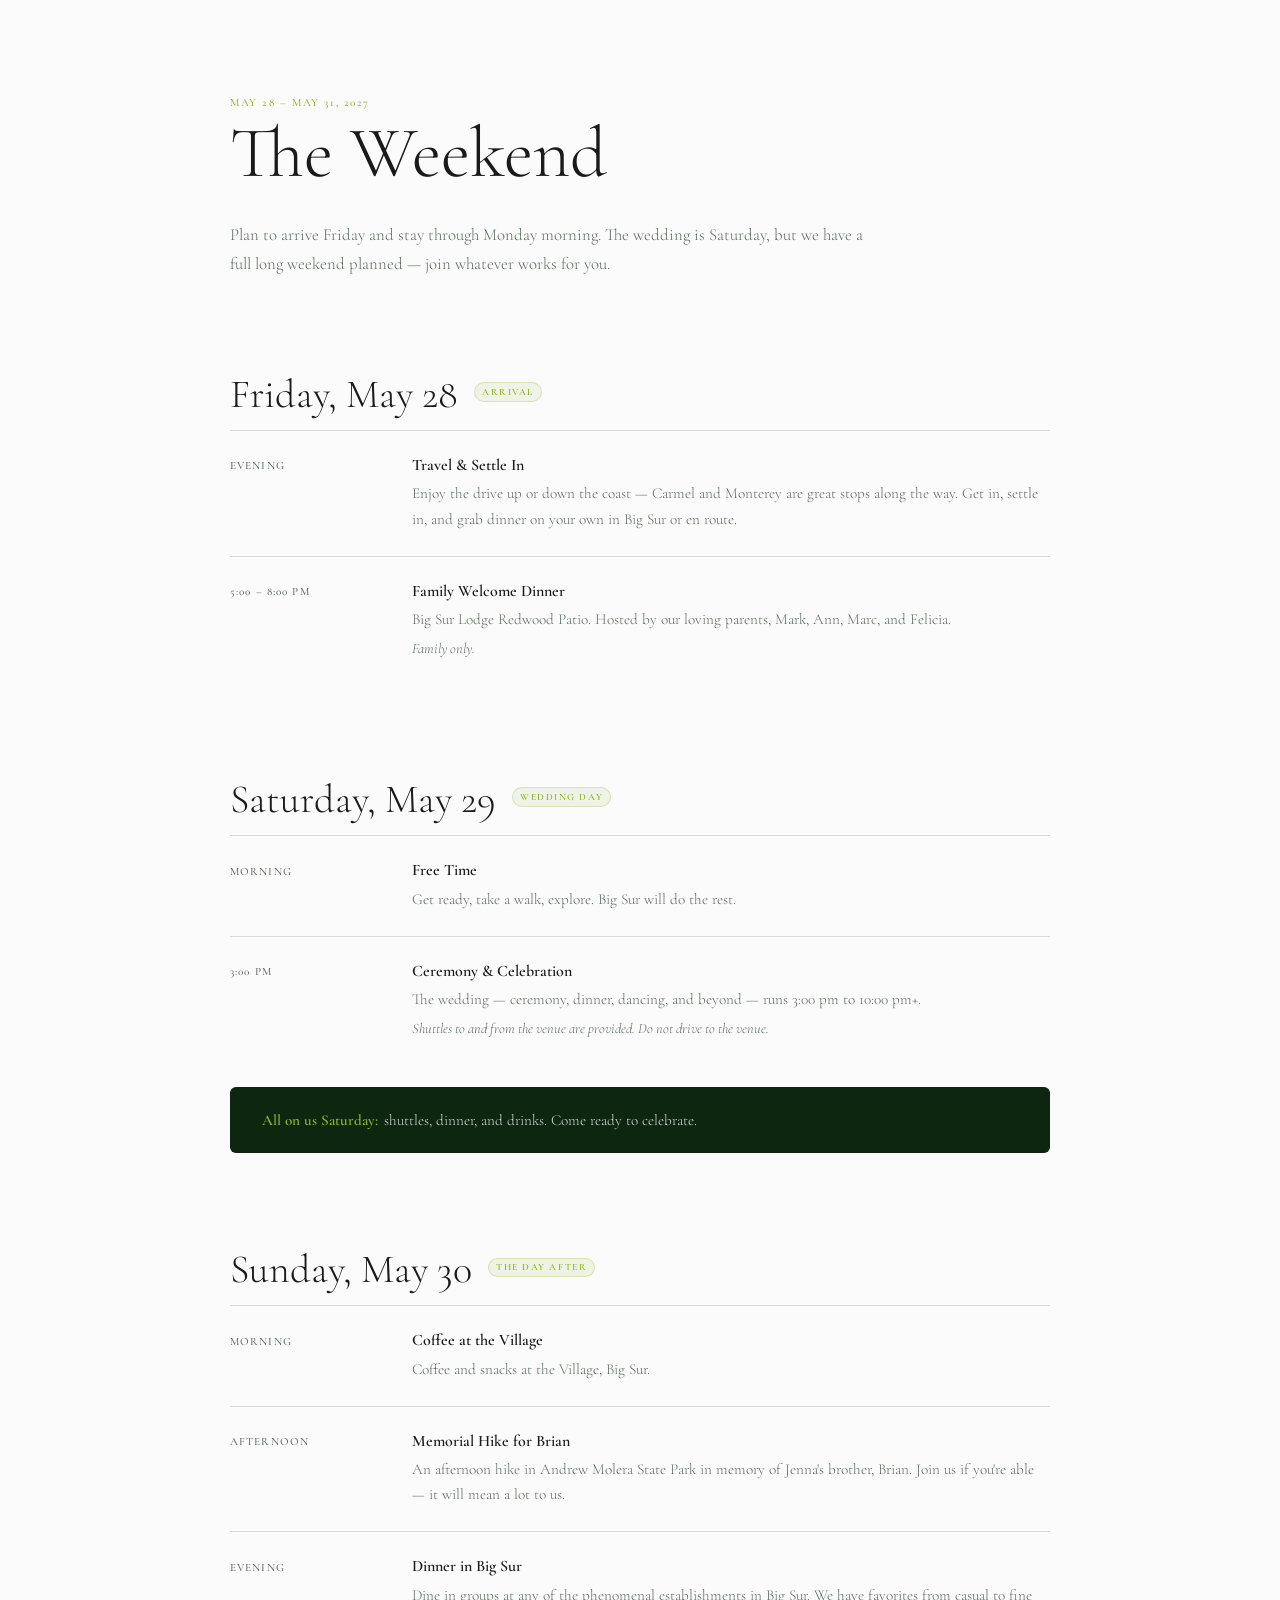
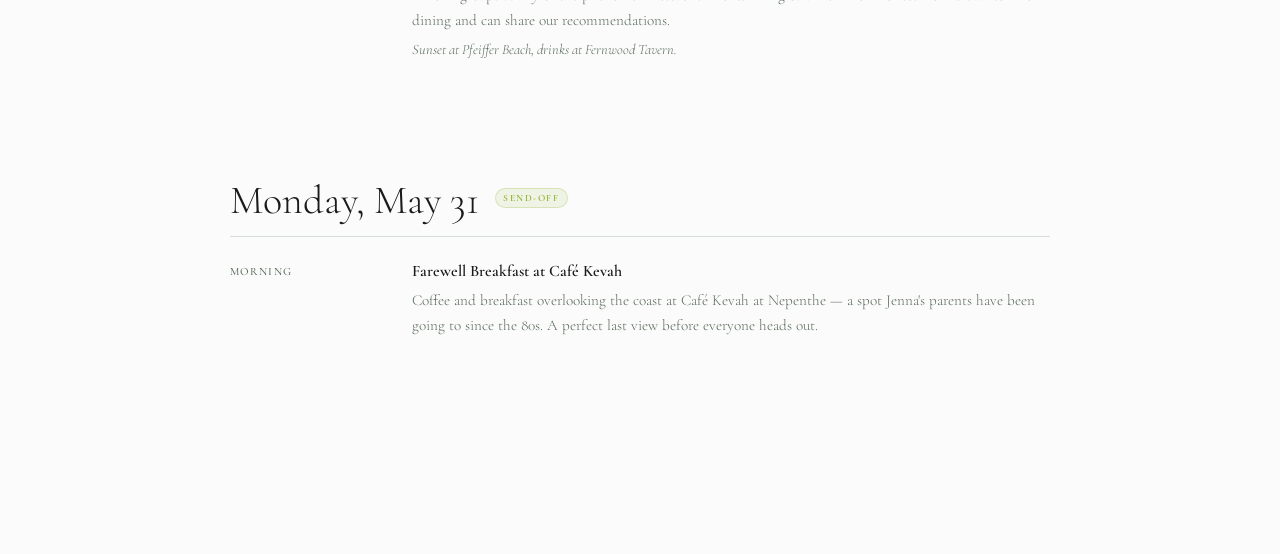
<file: sections/weekend.html>
<!DOCTYPE html>
<html lang="en">
<head>
  <meta charset="UTF-8">
  <meta name="viewport" content="width=device-width, initial-scale=1.0">
  <title>Weekend — Spencer & Jenna 2027</title>

  <link rel="preconnect" href="https://fonts.googleapis.com">
  <link rel="preconnect" href="https://fonts.gstatic.com" crossorigin>
  <link rel="stylesheet" href="../styles.css">

  <style>
    /* ── Weekend / Itinerary (section-specific) ── */
    .section--itinerary {
      background: var(--cream);
      padding: var(--space-3xl) var(--space-lg);
    }

    .itinerary-inner {
      max-width: 820px;
      margin: 0 auto;
    }

    .itinerary-eyebrow {
      font-size: 0.7rem;
      font-weight: 500;
      letter-spacing: 0.14em;
      text-transform: uppercase;
      color: var(--lime);
      margin-bottom: 0.5rem;
    }

    .itinerary-title {
      font-size: clamp(2.8rem, 6vw, 4.5rem);
      font-weight: 300;
      line-height: 1.0;
      color: var(--text);
      margin-bottom: var(--space-lg);
    }

    .itinerary-intro {
      font-size: 1.05rem;
      font-weight: 300;
      line-height: 1.7;
      color: var(--text-muted);
      max-width: 640px;
      margin-bottom: var(--space-3xl);
    }

    .day-block {
      margin-bottom: var(--space-3xl);
    }

    .day-header {
      display: flex;
      align-items: center;
      gap: var(--space-sm);
      margin-bottom: var(--space-sm);
    }

    .day-name {
      font-size: clamp(1.8rem, 4vw, 2.5rem);
      font-weight: 300;
      color: var(--text);
      line-height: 1;
    }

    .day-tag {
      font-size: 0.6rem;
      font-weight: 600;
      letter-spacing: 0.16em;
      text-transform: uppercase;
      color: var(--lime);
      background: var(--lime-pale);
      border: 1px solid rgba(141, 179, 42, 0.25);
      padding: 0.3em 0.75em;
      border-radius: 100px;
      white-space: nowrap;
      position: relative;
      top: -2px;
    }

    .day-rule {
      border: none;
      border-top: 1px solid var(--rule);
      margin-bottom: 0;
    }

    .event-list {
      list-style: none;
    }

    .event-row {
      display: grid;
      grid-template-columns: 110px 1fr;
      gap: var(--space-sm) var(--space-lg);
      padding: var(--space-md) 0;
      border-bottom: 1px solid var(--rule);
    }

    .event-row:last-child {
      border-bottom: none;
    }

    .event-time {
      font-size: 0.7rem;
      font-weight: 500;
      letter-spacing: 0.1em;
      text-transform: uppercase;
      color: var(--text-muted);
      padding-top: 0.2rem;
      line-height: 1.4;
    }

    .event-content {
      display: flex;
      flex-direction: column;
      gap: 0.35rem;
    }

    .event-title {
      font-size: 1rem;
      font-weight: 600;
      color: var(--text);
      line-height: 1.3;
    }

    .event-desc {
      font-size: 0.95rem;
      font-weight: 300;
      line-height: 1.65;
      color: var(--text-muted);
    }

    .event-note {
      font-size: 0.9rem;
      font-weight: 300;
      font-style: italic;
      color: var(--text-muted);
      line-height: 1.5;
    }

    .callout-bar {
      background: var(--green-dark);
      border-radius: 6px;
      padding: var(--space-md) var(--space-lg);
      margin-top: var(--space-md);
      display: flex;
      align-items: center;
      gap: 0.4rem;
      flex-wrap: wrap;
    }

    .callout-bar-label {
      font-size: 0.95rem;
      font-weight: 600;
      color: var(--lime);
    }

    .callout-bar-text {
      font-size: 0.95rem;
      font-weight: 300;
      color: rgba(255, 255, 255, 0.85);
    }

    @media (min-width: 768px) {
      .section--itinerary { padding: var(--space-3xl) var(--space-2xl); }
      .event-row { grid-template-columns: 130px 1fr; }
    }

    @media (min-width: 1024px) {
      .section--itinerary { padding: var(--space-3xl) var(--space-3xl); }
      .event-row { grid-template-columns: 150px 1fr; }
    }
  </style>
</head>
<body>

  <section id="weekend" class="section--itinerary">
    <div class="itinerary-inner">

      <p class="itinerary-eyebrow">May 28 – May 31, 2027</p>
      <h2 class="itinerary-title">The Weekend</h2>
      <p class="itinerary-intro">Plan to arrive Friday and stay through Monday morning. The wedding is Saturday, but we have a full long weekend planned — join whatever works for you.</p>

      <!-- Friday -->
      <div class="day-block">
        <div class="day-header">
          <h3 class="day-name">Friday, May 28</h3>
          <span class="day-tag">Arrival</span>
        </div>
        <hr class="day-rule">
        <ul class="event-list">
          <li class="event-row">
            <span class="event-time">Evening</span>
            <div class="event-content">
              <span class="event-title">Travel &amp; Settle In</span>
              <p class="event-desc">Enjoy the drive up or down the coast — Carmel and Monterey are great stops along the way. Get in, settle in, and grab dinner on your own in Big Sur or en route.</p>
            </div>
          </li>
          <li class="event-row">
            <span class="event-time">5:00 – 8:00 pm</span>
            <div class="event-content">
              <span class="event-title">Family Welcome Dinner</span>
              <p class="event-desc">Big Sur Lodge Redwood Patio. Hosted by our loving parents, Mark, Ann, Marc, and Felicia.</p>
              <p class="event-note">Family only.</p>
            </div>
          </li>
        </ul>
      </div>

      <!-- Saturday -->
      <div class="day-block">
        <div class="day-header">
          <h3 class="day-name">Saturday, May 29</h3>
          <span class="day-tag">Wedding Day</span>
        </div>
        <hr class="day-rule">
        <ul class="event-list">
          <li class="event-row">
            <span class="event-time">Morning</span>
            <div class="event-content">
              <span class="event-title">Free Time</span>
              <p class="event-desc">Get ready, take a walk, explore. Big Sur will do the rest.</p>
            </div>
          </li>
          <li class="event-row">
            <span class="event-time">3:00 pm</span>
            <div class="event-content">
              <span class="event-title">Ceremony &amp; Celebration</span>
              <p class="event-desc">The wedding — ceremony, dinner, dancing, and beyond — runs 3:00 pm to 10:00 pm+.</p>
              <p class="event-note">Shuttles to and from the venue are provided. Do not drive to the venue.</p>
            </div>
          </li>
        </ul>
        <div class="callout-bar">
          <span class="callout-bar-label">All on us Saturday:</span>
          <span class="callout-bar-text">shuttles, dinner, and drinks. Come ready to celebrate.</span>
        </div>
      </div>

      <!-- Sunday -->
      <div class="day-block">
        <div class="day-header">
          <h3 class="day-name">Sunday, May 30</h3>
          <span class="day-tag">The Day After</span>
        </div>
        <hr class="day-rule">
        <ul class="event-list">
          <li class="event-row">
            <span class="event-time">Morning</span>
            <div class="event-content">
              <span class="event-title">Coffee at the Village</span>
              <p class="event-desc">Coffee and snacks at the Village, Big Sur.</p>
            </div>
          </li>
          <li class="event-row">
            <span class="event-time">Afternoon</span>
            <div class="event-content">
              <span class="event-title">Memorial Hike for Brian</span>
              <p class="event-desc">An afternoon hike in Andrew Molera State Park in memory of Jenna's brother, Brian. Join us if you're able — it will mean a lot to us.</p>
            </div>
          </li>
          <li class="event-row">
            <span class="event-time">Evening</span>
            <div class="event-content">
              <span class="event-title">Dinner in Big Sur</span>
              <p class="event-desc">Dine in groups at any of the phenomenal establishments in Big Sur. We have favorites from casual to fine dining and can share our recommendations.</p>
              <p class="event-note">Sunset at Pfeiffer Beach, drinks at Fernwood Tavern.</p>
            </div>
          </li>
        </ul>
      </div>

      <!-- Monday -->
      <div class="day-block">
        <div class="day-header">
          <h3 class="day-name">Monday, May 31</h3>
          <span class="day-tag">Send-Off</span>
        </div>
        <hr class="day-rule">
        <ul class="event-list">
          <li class="event-row">
            <span class="event-time">Morning</span>
            <div class="event-content">
              <span class="event-title">Farewell Breakfast at Café Kevah</span>
              <p class="event-desc">Coffee and breakfast overlooking the coast at Café Kevah at Nepenthe — a spot Jenna's parents have been going to since the 80s. A perfect last view before everyone heads out.</p>
            </div>
          </li>
        </ul>
      </div>

    </div>
  </section>

</body>
</html>
</file>
<file: styles.css>
/* ============================================================
   WEDDING — Shared Stylesheet
   Spencer & Jenna, Big Sur, May 2027
   ============================================================ */

/* ── Fonts ── */
@import url('https://fonts.googleapis.com/css2?family=Cormorant+Garamond:ital,wght@0,300;0,400;0,500;0,600;1,300;1,400&display=swap');

@font-face {
  font-family: 'Isabella Sans';
  src: url('assets/fonts/isabella_sans-VF.ttf') format('truetype');
  font-weight: 100 900;
  font-style: normal;
  font-display: swap;
}

@font-face {
  font-family: 'Isabella Sans';
  src: url('assets/fonts/isabella_sans_it-VF.ttf') format('truetype');
  font-weight: 100 900;
  font-style: italic;
  font-display: swap;
}

/* ── Tokens ── */
:root {
  --green-dark:  #0C260F;
  --green-mid:   #485B4A;
  --cream:       #FBFBFB;
  --lime:        #8DB32A;
  --lime-light:  #A8CC3A;
  --lime-pale:   rgba(141, 179, 42, 0.1);
  --text:        #1A1A1A;
  --text-muted:  #5A6B5B;
  --text-muted-light: #A3B5A5;
  --rule:        #D6DDD6;
  --sand:        #F2F4F0;

  --font-main:    'Cormorant Garamond', Georgia, serif;
  --font-display: 'Isabella Sans', 'Cormorant Garamond', Georgia, serif;

  --bp-mobile: 640px;

  --space-xs:  0.5rem;
  --space-sm:  1rem;
  --space-md:  1.5rem;
  --space-lg:  2rem;
  --space-xl:  3rem;
  --space-2xl: 4rem;
  --space-3xl: 6rem;
}

/* ── Reset ── */
*, *::before, *::after {
  box-sizing: border-box;
  margin: 0;
  padding: 0;
}

html {
  font-size: 16px;
}

body {
  font-family: var(--font-main);
  background: var(--cream);
  color: var(--text);
  -webkit-font-smoothing: antialiased;
  -moz-osx-font-smoothing: grayscale;
}

/* ── Back Banner ── */
.back-banner {
  background: rgba(0, 0, 0, 0.2);
  padding: 0.625rem 1.5rem;
  text-align: center;
  opacity: 0;
  animation: fadeIn 0.8s ease-out 0.2s forwards;
}

.back-banner a {
  color: var(--cream);
  text-decoration: none;
  font-size: 0.75rem;
  font-weight: 400;
  letter-spacing: 0.1em;
  text-transform: uppercase;
  opacity: 0.6;
  transition: opacity 0.3s ease, color 0.3s ease;
}

.back-banner a:hover {
  opacity: 1;
  color: var(--lime-light);
}

.back-banner a::before {
  content: '←';
  margin-right: 0.5rem;
  font-size: 0.7rem;
}

/* ── Navigation ── */
.nav-section {
  background: var(--cream);
  border-top: 1px solid var(--rule);
  padding: 1.5rem 2rem;
  opacity: 0;
  animation: fadeIn 0.8s ease-out 1.4s forwards;
}

.nav {
  display: flex;
  justify-content: center;
  gap: 2.5rem;
  flex-wrap: wrap;
}

.nav a {
  color: var(--green-mid);
  text-decoration: none;
  font-size: 0.8125rem;
  font-weight: 500;
  letter-spacing: 0.1em;
  text-transform: uppercase;
  transition: color 0.3s ease;
}

.nav a:hover {
  color: var(--lime);
}

/* ── Animations ── */
@keyframes fadeIn {
  from { opacity: 0; }
  to   { opacity: 1; }
}

@keyframes fadeInUp {
  from {
    opacity: 0;
    transform: translateY(20px);
  }
  to {
    opacity: 1;
    transform: translateY(0);
  }
}

/* ── Mobile ── */
@media (max-width: 640px) {
  .nav {
    gap: 1.25rem;
  }

  .nav a {
    font-size: 0.75rem;
  }

  .nav-section {
    padding: 1.25rem 1.5rem;
  }
}
</file>
